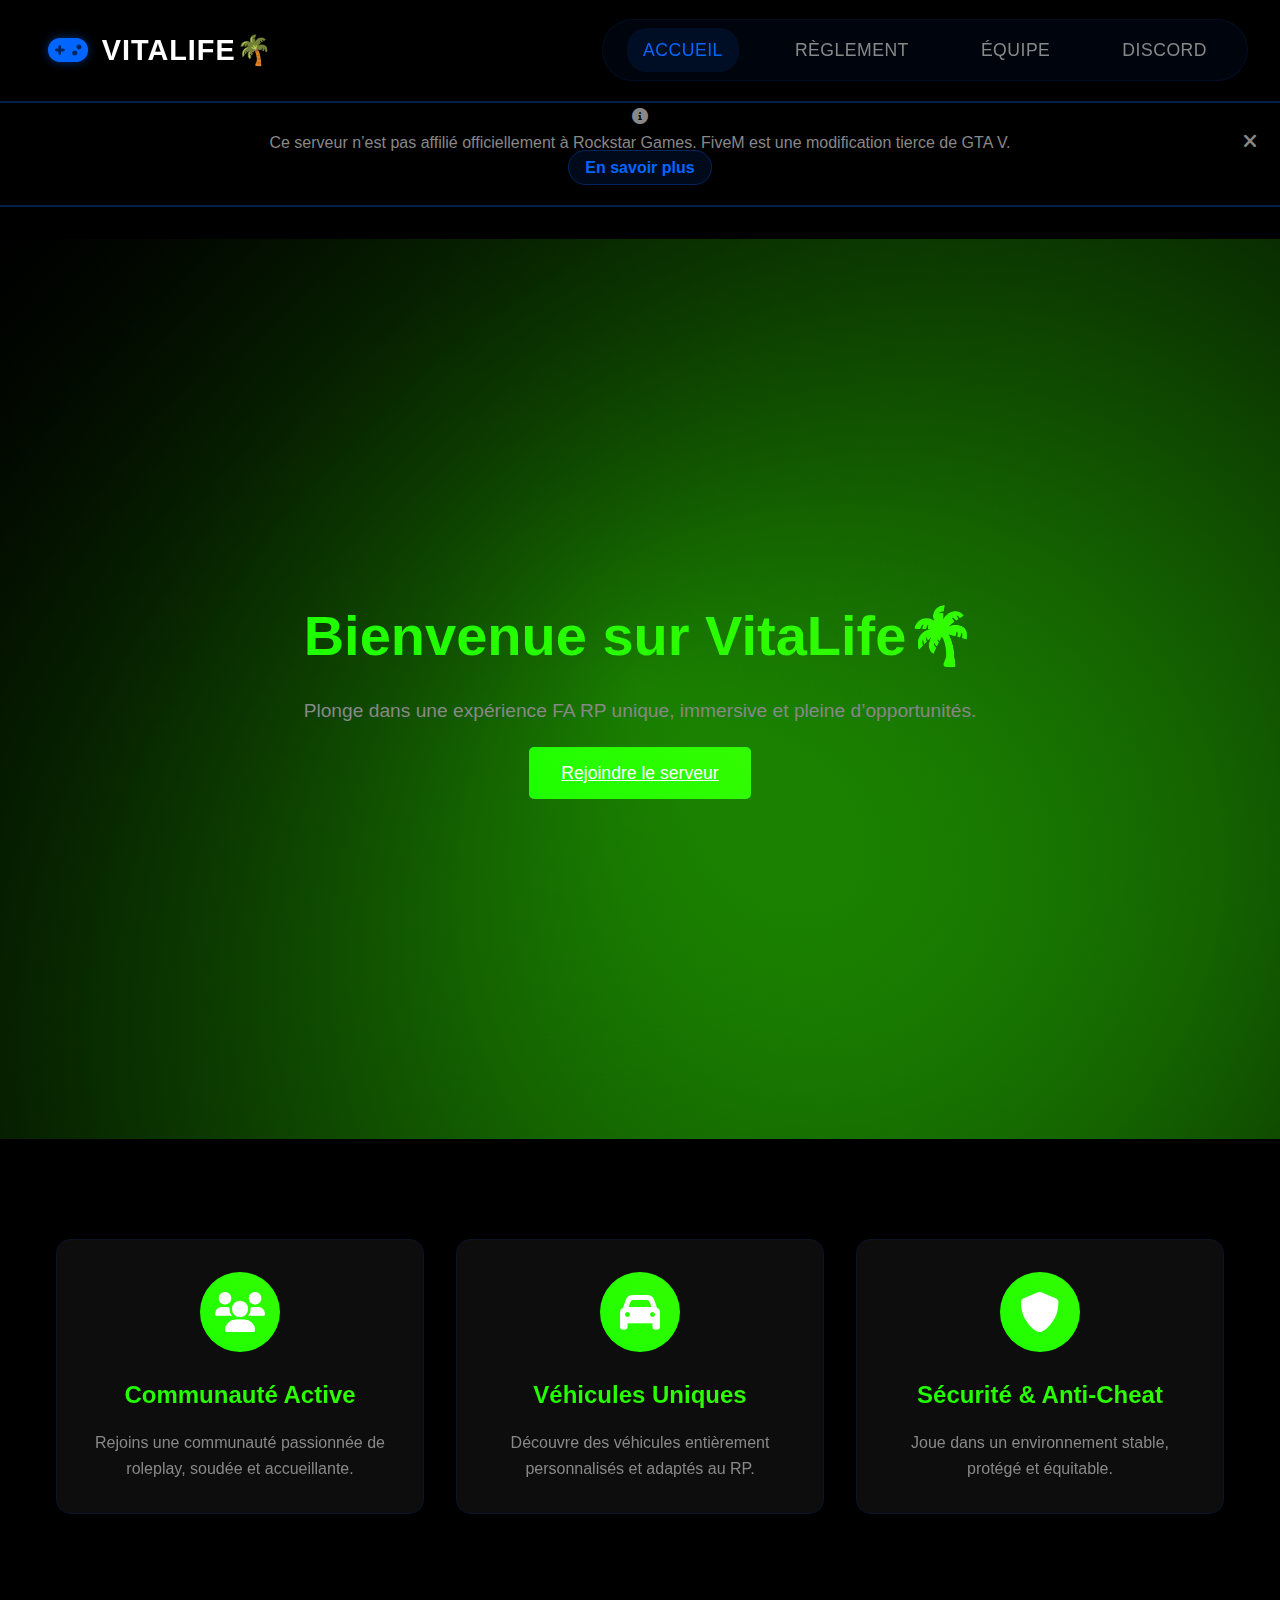
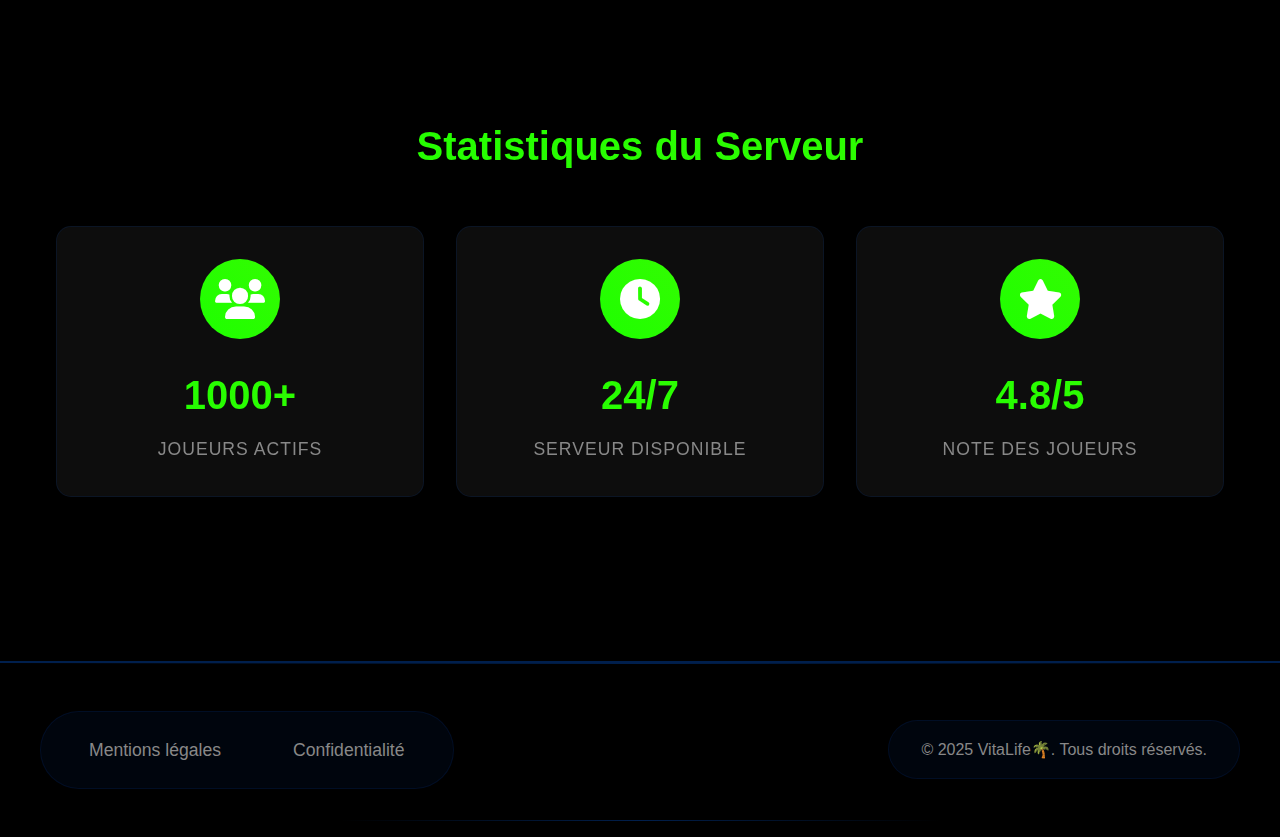
<file: index.html>
<!DOCTYPE html>
<html lang="fr">
<head>
    <meta charset="UTF-8">
    <meta name="viewport" content="width=device-width, initial-scale=1.0">
    <title>Accueil - VitaLife🌴</title>
    <link rel="stylesheet" href="css/styles.css">
    <link rel="stylesheet" href="https://cdnjs.cloudflare.com/ajax/libs/font-awesome/6.0.0/css/all.min.css">
    <style>
        /* ———————————————————————————————
           NAVBAR + STYLE GÉNÉRAL
        ——————————————————————————————— */
        .navbar {
            background: rgba(0, 0, 0, 0.95);
            padding: 1.2rem 2rem;
            position: fixed;
            width: 100%;
            top: 0;
            z-index: 1000;
            backdrop-filter: blur(10px);
            border-bottom: 2px solid rgba(0, 102, 255, 0.3);
            transition: all 0.3s ease;
            display: flex;
            justify-content: space-between;
            align-items: center;
        }

        .navbar.scrolled {
            padding: 0.8rem 2rem;
            background: rgba(0, 0, 0, 0.98);
            box-shadow: 0 5px 20px rgba(0, 102, 255, 0.15);
        }

        .nav-brand {
            font-size: 1.8rem;
            font-weight: bold;
            color: #fff;
            text-decoration: none;
            display: flex;
            align-items: center;
            gap: 0.8rem;
            text-transform: uppercase;
            letter-spacing: 1px;
            position: relative;
            padding: 0.5rem 1rem;
            border-radius: 10px;
            transition: all 0.3s ease;
        }

        .nav-brand:hover {
            background: rgba(0, 102, 255, 0.1);
            transform: translateY(-2px);
        }

        .nav-brand i {
            color: #0066ff;
            font-size: 2rem;
            text-shadow: 0 0 10px rgba(0, 102, 255, 0.5);
            transition: all 0.3s ease;
        }

        .nav-brand:hover i {
            transform: rotate(15deg);
        }

        .nav-links {
            display: flex;
            gap: 2.5rem;
            align-items: center;
            background: rgba(0, 102, 255, 0.05);
            padding: 0.5rem 1.5rem;
            border-radius: 50px;
            border: 1px solid rgba(0, 102, 255, 0.1);
        }

        .nav-links a {
            color: #888;
            text-decoration: none;
            font-size: 1.1rem;
            transition: all 0.3s ease;
            position: relative;
            padding: 0.5rem 1rem;
            text-transform: uppercase;
            letter-spacing: 0.5px;
            border-radius: 20px;
        }

        .nav-links a:hover {
            color: #fff;
            text-shadow: 0 0 10px rgba(0, 102, 255, 0.3);
            transform: translateY(-2px);
        }

        .nav-links a.active {
            color: #0066ff;
            background: rgba(0, 102, 255, 0.1);
        }

        /* ———————————————————————————————
           DISCLAIMER
        ——————————————————————————————— */
        .disclaimer {
            background: rgba(0, 0, 0, 0.95);
            padding: 1.5rem;
            text-align: center;
            color: #888;
            font-size: 1rem;
            border-bottom: 2px solid rgba(0, 102, 255, 0.3);
            margin-top: 80px;
            margin-bottom: 2rem;
            position: relative;
            overflow: hidden;
            display: flex;
            align-items: center;
            justify-content: center;
            gap: 1rem;
            transition: all 0.5s ease;
            opacity: 1;
            transform: translateY(0);
        }

        .disclaimer.hidden {
            opacity: 0;
            transform: translateY(-100%);
            height: 0;
            padding: 0;
            margin: 0;
            border: none;
        }

        .disclaimer a {
            color: #0066ff;
            text-decoration: none;
            transition: all 0.3s ease;
            font-weight: bold;
            padding: 0.5rem 1rem;
            border: 1px solid rgba(0, 102, 255, 0.3);
            border-radius: 20px;
            background: rgba(0, 102, 255, 0.1);
        }

        .disclaimer a:hover {
            color: #fff;
            background: rgba(0, 102, 255, 0.2);
            text-shadow: 0 0 10px rgba(0, 102, 255, 0.3);
            transform: translateY(-2px);
        }

        .disclaimer-close {
            position: absolute;
            right: 1rem;
            top: 50%;
            transform: translateY(-50%);
            color: #888;
            background: none;
            border: none;
            font-size: 1.2rem;
            cursor: pointer;
            padding: 0.5rem;
            transition: all 0.3s ease;
            border-radius: 50%;
        }

        /* ———————————————————————————————
           FOOTER
        ——————————————————————————————— */
        footer {
            background: rgba(0, 0, 0, 0.95);
            padding: 3rem 2rem;
            margin-top: 4rem;
            border-top: 2px solid rgba(0, 102, 255, 0.3);
            position: relative;
            overflow: hidden;
        }

        .footer-content {
            max-width: 1200px;
            margin: 0 auto;
            display: flex;
            justify-content: space-between;
            align-items: center;
            flex-wrap: wrap;
            gap: 2rem;
        }

        .footer-links a {
            color: #888;
            text-decoration: none;
            transition: 0.3s;
        }

        .footer-links a:hover {
            color: #fff;
        }

        .footer-copyright {
            color: #888;
            font-size: 1rem;
        }

    </style>
</head>
<body>
    <nav class="navbar">
        <div class="nav-brand">
            <i class="fas fa-gamepad"></i>
            <span>VitaLife🌴</span>
        </div>
        <div class="nav-links">
            <a href="index.html" class="active">Accueil</a>
            <a href="rules.html">Règlement</a>
            <a href="team.html">Équipe</a>
            <a href="discord.html">Discord</a>
        </div>
    </nav>

    <div class="disclaimer" id="disclaimer">
        <div class="disclaimer-content">
            <i class="fas fa-info-circle"></i>
            <p>Ce serveur n’est pas affilié officiellement à Rockstar Games. FiveM est une modification tierce de GTA V.</p>
            <a href="https://www.rockstargames.com/legal" target="_blank">En savoir plus</a>
            <button class="disclaimer-close" onclick="closeDisclaimer()">
                <i class="fas fa-times"></i>
            </button>
        </div>
    </div>

    <section class="hero">
        <div class="hero-content">
            <h1>Bienvenue sur VitaLife🌴</h1>
            <p>Plonge dans une expérience FA RP unique, immersive et pleine d’opportunités.</p>
            <a href="discord.html" class="cta-button">Rejoindre le serveur</a>
        </div>
    </section>

    <section class="features">
        <div class="features-grid">
            <div class="feature-card">
                <div class="feature-icon">
                    <i class="fas fa-users"></i>
                </div>
                <div class="feature-content">
                    <h3>Communauté Active</h3>
                    <p>Rejoins une communauté passionnée de roleplay, soudée et accueillante.</p>
                </div>
            </div>

            <div class="feature-card">
                <div class="feature-icon">
                    <i class="fas fa-car"></i>
                </div>
                <div class="feature-content">
                    <h3>Véhicules Uniques</h3>
                    <p>Découvre des véhicules entièrement personnalisés et adaptés au RP.</p>
                </div>
            </div>

            <div class="feature-card">
                <div class="feature-icon">
                    <i class="fas fa-shield-alt"></i>
                </div>
                <div class="feature-content">
                    <h3>Sécurité & Anti-Cheat</h3>
                    <p>Joue dans un environnement stable, protégé et équitable.</p>
                </div>
            </div>
        </div>
    </section>

    <section class="server-stats">
        <div class="stats-container">
            <h2>Statistiques du Serveur</h2>
            <div class="stats-grid">
                <div class="stat-card">
                    <div class="stat-icon">
                        <i class="fas fa-users"></i>
                    </div>
                    <div class="stat-content">
                        <h3>1000+</h3>
                        <p>Joueurs Actifs</p>
                    </div>
                </div>

                <div class="stat-card">
                    <div class="stat-icon">
                        <i class="fas fa-clock"></i>
                    </div>
                    <div class="stat-content">
                        <h3>24/7</h3>
                        <p>Serveur Disponible</p>
                    </div>
                </div>

                <div class="stat-card">
                    <div class="stat-icon">
                        <i class="fas fa-star"></i>
                    </div>
                    <div class="stat-content">
                        <h3>4.8/5</h3>
                        <p>Note des Joueurs</p>
                    </div>
                </div>
            </div>
        </div>
    </section>

    <footer>
        <div class="footer-content">
            <div class="footer-links">
                <a href="mentions.html" target="_blank">Mentions légales</a>
                <a href="confidentialite.html" target="_blank">Confidentialité</a>
            </div>
            <div class="footer-copyright">
                &copy; 2025 VitaLife🌴. Tous droits réservés.
            </div>
        </div>
    </footer>

    <script src="js/script.js"></script>
    <script>
        function closeDisclaimer() {
            const disclaimer = document.getElementById('disclaimer');
            disclaimer.style.opacity = '0';
            setTimeout(() => {
                disclaimer.style.display = 'none';
            }, 300);
            localStorage.setItem('disclaimerClosed', 'true');
        }
        if (localStorage.getItem('disclaimerClosed') === 'true') {
            document.getElementById('disclaimer').style.display = 'none';
        }
    </script>
</body>
</html>
</file>
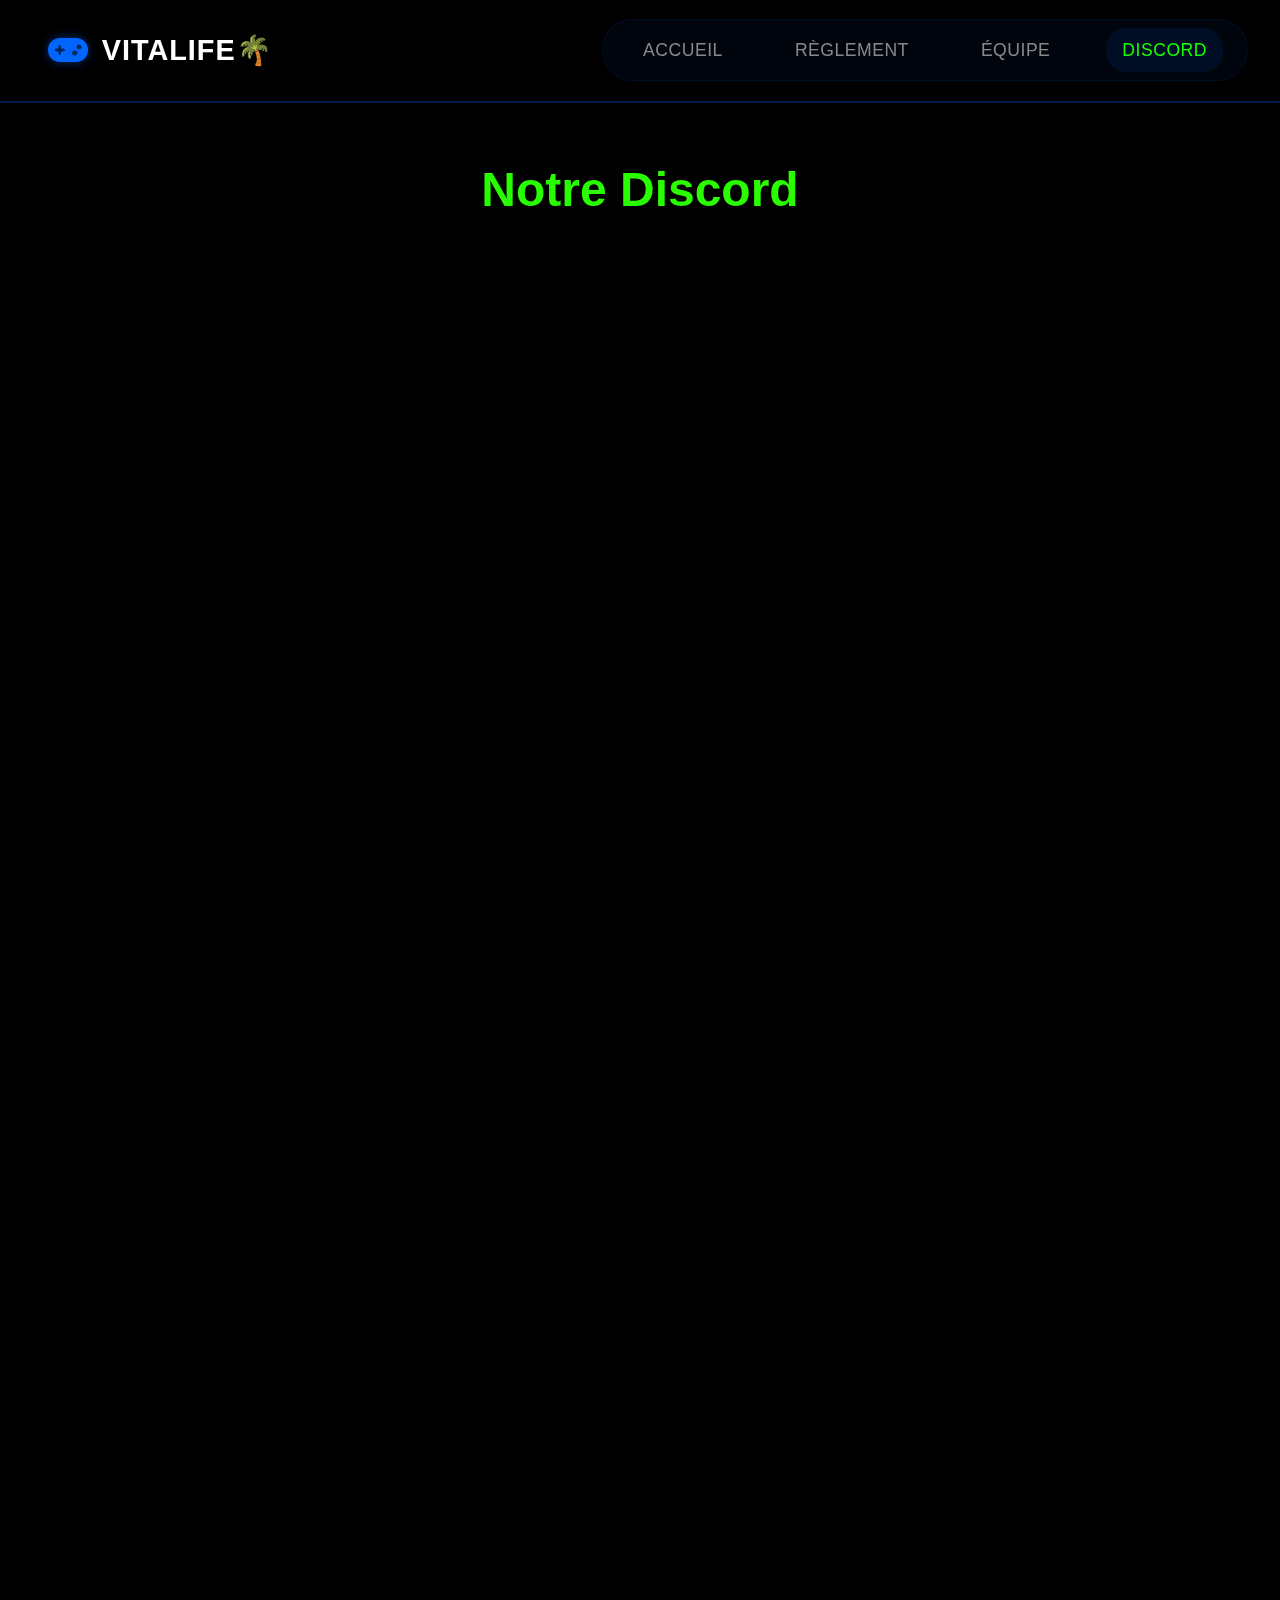
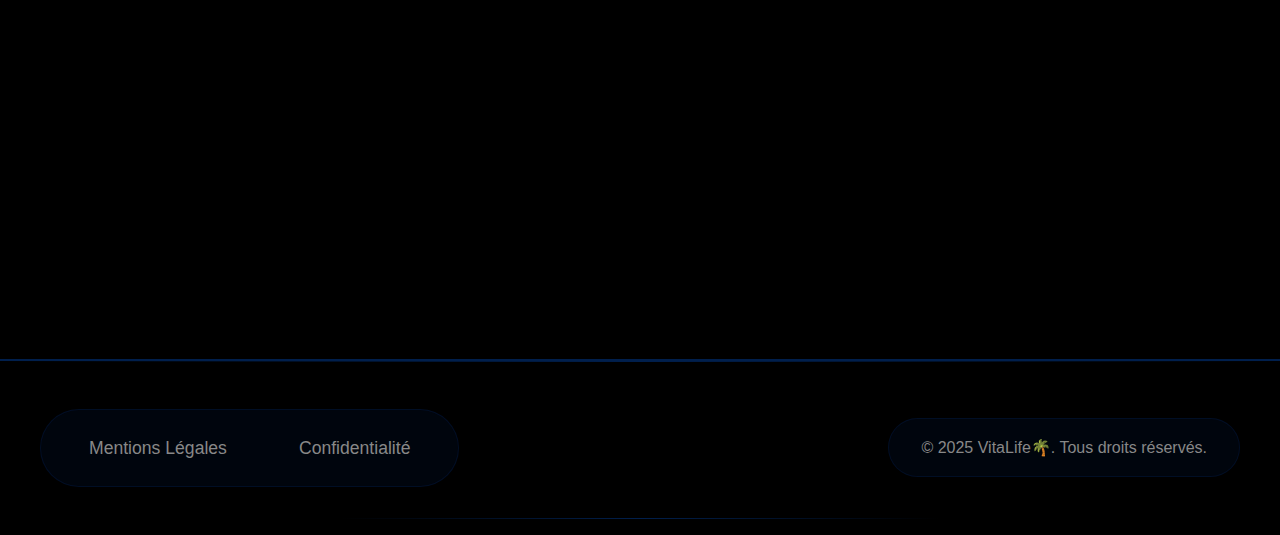
<file: discord.html>
<!DOCTYPE html>
<html lang="en">
<head>
    <meta charset="UTF-8">
    <meta name="viewport" content="width=device-width, initial-scale=1.0">
    <title>Discord - VitaLife🌴</title>
    <link rel="stylesheet" href="css/styles.css">
    <link rel="stylesheet" href="https://cdnjs.cloudflare.com/ajax/libs/font-awesome/6.0.0/css/all.min.css">
    <style>
        .discord-container {
            max-width: 1200px;
            margin: 120px auto 50px;
            padding: 2rem;
        }

        .discord-header {
            text-align: center;
            margin-bottom: 4rem;
            position: relative;
        }

        .discord-header h2 {
            font-size: 3rem;
            background: var(--gradient);
            -webkit-background-clip: text;
            background-clip: text;
            color: transparent;
            margin-bottom: 1rem;
            animation: fadeInUp 0.8s ease;
        }

        .discord-header p {
            color: #888;
            font-size: 1.2rem;
            max-width: 600px;
            margin: 0 auto;
            animation: fadeInUp 0.8s ease 0.2s forwards;
            opacity: 0;
        }

        .discord-content {
            display: grid;
            grid-template-columns: 1fr 1fr;
            gap: 3rem;
            align-items: center;
        }

        .discord-info {
            animation: fadeInLeft 0.8s ease 0.3s forwards;
            opacity: 0;
        }

        .discord-widget {
            animation: fadeInRight 0.8s ease 0.3s forwards;
            opacity: 0;
        }

        .discord-card {
            background: rgba(0, 0, 0, 0.7);
            border-radius: 15px;
            padding: 2rem;
            margin-bottom: 2rem;
            border: 1px solid rgba(255, 255, 255, 0.1);
            backdrop-filter: blur(10px);
            transition: all 0.3s ease;
        }

        .discord-card:hover {
            transform: translateY(-5px);
            box-shadow: 0 10px 30px rgba(0, 102, 255, 0.2);
            border-color: rgba(0, 102, 255, 0.3);
        }

        .discord-card h3 {
            color: var(--secondary-color);
            font-size: 1.5rem;
            margin-bottom: 1rem;
            display: flex;
            align-items: center;
            gap: 1rem;
        }

        .discord-card h3 i {
            font-size: 1.8rem;
            transition: transform 0.3s ease;
        }

        .discord-card:hover h3 i {
            transform: scale(1.2) rotate(5deg);
        }

        .discord-card p {
            color: #888;
            line-height: 1.6;
            margin-bottom: 1rem;
        }

        .discord-features {
            display: grid;
            grid-template-columns: repeat(auto-fit, minmax(250px, 1fr));
            gap: 1.5rem;
            margin-top: 2rem;
        }

        .feature-item {
            background: rgba(255, 255, 255, 0.05);
            padding: 1rem;
            border-radius: 10px;
            display: flex;
            align-items: center;
            gap: 1rem;
            transition: all 0.3s ease;
        }

        .feature-item:hover {
            background: rgba(0, 102, 255, 0.1);
            transform: translateX(5px);
        }

        .feature-item i {
            color: var(--accent-color);
            font-size: 1.5rem;
        }

        .feature-item span {
            color: var(--text-color);
        }

        .discord-join {
            text-align: center;
            margin-top: 3rem;
            animation: fadeInUp 0.8s ease 0.6s forwards;
            opacity: 0;
        }

        .discord-join-button {
            display: inline-flex;
            align-items: center;
            gap: 1rem;
            background: #5865F2;
            color: white;
            padding: 1rem 2rem;
            border-radius: 50px;
            text-decoration: none;
            font-size: 1.2rem;
            font-weight: bold;
            transition: all 0.3s ease;
            border: none;
            cursor: pointer;
        }

        .discord-join-button:hover {
            transform: translateY(-3px);
            box-shadow: 0 5px 15px rgba(88, 101, 242, 0.4);
        }

        .discord-join-button i {
            font-size: 1.5rem;
        }

        .discord-stats {
            display: grid;
            grid-template-columns: repeat(3, 1fr);
            gap: 1rem;
            margin-top: 2rem;
        }

        .stat-item {
            background: rgba(255, 255, 255, 0.05);
            padding: 1rem;
            border-radius: 10px;
            text-align: center;
            transition: all 0.3s ease;
        }

        .stat-item:hover {
            background: rgba(0, 102, 255, 0.1);
            transform: translateY(-5px);
        }

        .stat-item .number {
            color: var(--accent-color);
            font-size: 2rem;
            font-weight: bold;
            margin-bottom: 0.5rem;
        }

        .stat-item .label {
            color: #888;
            font-size: 0.9rem;
        }

        @keyframes fadeInLeft {
            from {
                opacity: 0;
                transform: translateX(-50px);
            }
            to {
                opacity: 1;
                transform: translateX(0);
            }
        }

        @keyframes fadeInRight {
            from {
                opacity: 0;
                transform: translateX(50px);
            }
            to {
                opacity: 1;
                transform: translateX(0);
            }
        }

        @media (max-width: 768px) {
            .discord-content {
                grid-template-columns: 1fr;
            }

            .discord-stats {
                grid-template-columns: 1fr;
            }
        }
    </style>
</head>
<body>
    <nav class="navbar">
        <div class="nav-brand">
            <i class="fas fa-gamepad"></i>
            <span>VitaLife🌴</span>
        </div>
        <div class="nav-links">
            <a href="index.html">Accueil</a>
            <a href="rules.html">Règlement</a>
            <a href="team.html">Équipe</a>
            <a href="discord.html" class="active">Discord</a>
        </div>
    </nav>

    <div class="discord-container">
        <div class="discord-header">
            <h2>Notre Discord</h2>
            <p>Rejoins la communauté VitaLife🌴 et reste informé des dernières nouveautés du serveur !</p>
        </div>

        <div class="discord-content">
            <div class="discord-info">
                <div class="discord-card">
                    <h3><i class="fab fa-discord"></i>Le Cœur de la Communauté</h3>
                    <p>Notre serveur Discord est le centre de VitaLife🌴. Tu y trouveras toutes les informations importantes, des discussions RP, des annonces, ainsi que l’accès à ton équipe et ton staff.</p>
                    
                    <div class="discord-features">
                        <div class="feature-item">
                            <i class="fas fa-bullhorn"></i>
                            <span>Annonces Serveur</span>
                        </div>
                        <div class="feature-item">
                            <i class="fas fa-users"></i>
                            <span>Communauté Active</span>
                        </div>
                        <div class="feature-item">
                            <i class="fas fa-headset"></i>
                            <span>Canaux Vocaux</span>
                        </div>
                        <div class="feature-item">
                            <i class="fas fa-ticket-alt"></i>
                            <span>Support et Tickets</span>
                        </div>
                    </div>
                </div>

                <div class="discord-card">
                    <h3><i class="fas fa-chart-line"></i>Statistiques Serveur</h3>
                    <div class="discord-stats">
                        <div class="stat-item">
                            <div class="number">1000+</div>
                            <div class="label">Membres Actifs</div>
                        </div>
                        <div class="stat-item">
                            <div class="number">24/7</div>
                            <div class="label">Support Disponible</div>
                        </div>
                        <div class="stat-item">
                            <div class="number">50+</div>
                            <div class="label">Activités Quotidiennes</div>
                        </div>
                    </div>
                </div>

                <div class="discord-card">
                    <h3><i class="fas fa-star"></i>Avantages Exclusifs</h3>
                    <p>En rejoignant notre Discord, tu bénéficies d’avantages uniques :</p>
                    <div class="discord-features">
                        <div class="feature-item">
                            <i class="fas fa-gift"></i>
                            <span>Récompenses Exclusives</span>
                        </div>
                        <div class="feature-item">
                            <i class="fas fa-crown"></i>
                            <span>Grades Spéciaux</span>
                        </div>
                        <div class="feature-item">
                            <i class="fas fa-calendar-alt"></i>
                            <span>Événements RP & Giveaways</span>
                        </div>
                        <div class="feature-item">
                            <i class="fas fa-comments"></i>
                            <span>Salon Communautaire</span>
                        </div>
                    </div>
                </div>
            </div>

            <div class="discord-widget">
                <iframe src="https://discord.com/widget?id=1264858982997295104&=dark" 
                        width="100%" 
                        height="600" 
                        allowtransparency="true" 
                        frameborder="0"
                        style="border-radius: 15px; box-shadow: 0 10px 30px rgba(0, 102, 255, 0.2);">
                </iframe>
            </div>
        </div>

        <div class="discord-join">
            <a href="https://discord.gg/vitaliferpfa" class="discord-join-button" target="_blank">
                <i class="fab fa-discord"></i>
                Rejoignez notre Discord !
            </a>
        </div>
    </div>

    <footer>
        <div class="footer-content">
            <div class="footer-links">
                <a href="imprint.html" target="_blank">Mentions Légales</a>
                <a href="privacy.html" target="_blank">Confidentialité</a>
            </div>
            <div class="footer-copyright">
                &copy; 2025 VitaLife🌴. Tous droits réservés.
            </div>
        </div>
    </footer>

    <script src="js/script.js"></script>
</body>
</html>
</file>
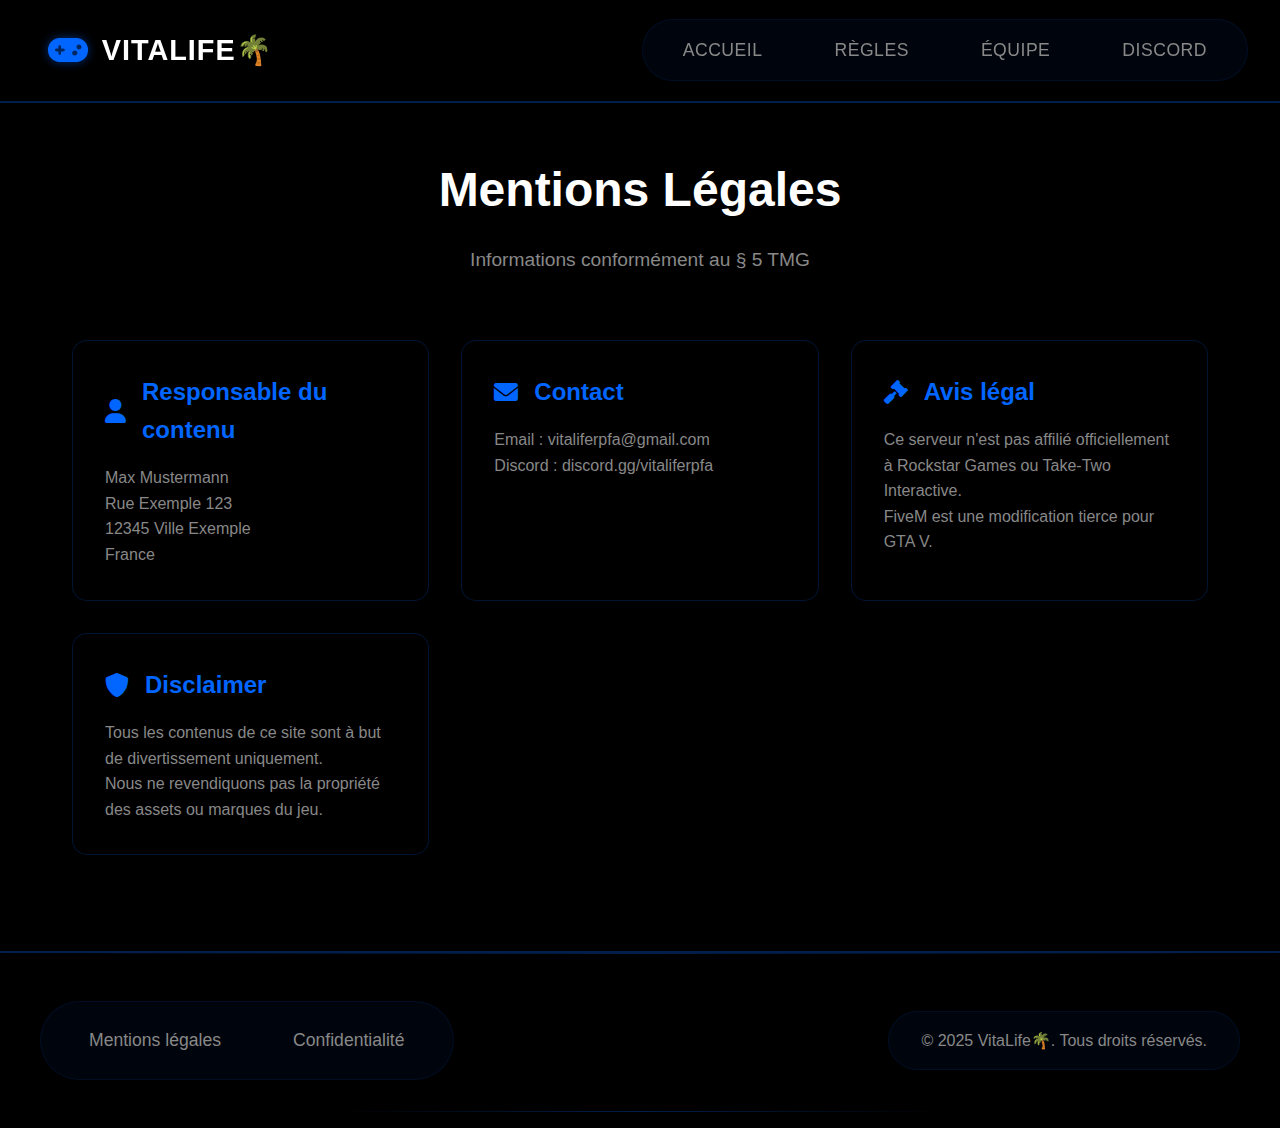
<file: imprint.html>
<!DOCTYPE html>
<html lang="fr">
<head>
    <meta charset="UTF-8">
    <meta name="viewport" content="width=device-width, initial-scale=1.0">
    <title>Mentions Légales - VitaLife🌴</title>
    <link rel="stylesheet" href="css/styles.css">
    <link rel="stylesheet" href="https://cdnjs.cloudflare.com/ajax/libs/font-awesome/6.0.0/css/all.min.css">
    <style>
        .imprint-container {
            max-width: 1200px;
            margin: 120px auto 50px;
            padding: 2rem;
        }

        .imprint-header {
            text-align: center;
            margin-bottom: 4rem;
        }

        .imprint-header h2 {
            font-size: 3rem;
            color: #fff;
            margin-bottom: 1rem;
        }

        .imprint-header p {
            color: #888;
            font-size: 1.2rem;
            max-width: 600px;
            margin: 0 auto;
        }

        .imprint-grid {
            display: grid;
            grid-template-columns: repeat(auto-fit, minmax(300px, 1fr));
            gap: 2rem;
        }

        .imprint-card {
            background: rgba(0, 0, 0, 0.7);
            border-radius: 15px;
            padding: 2rem;
            border: 1px solid rgba(0, 102, 255, 0.2);
            transition: all 0.3s ease;
        }

        .imprint-card:hover {
            transform: translateY(-5px);
            box-shadow: 0 10px 30px rgba(0, 102, 255, 0.2);
        }

        .imprint-title {
            color: #0066ff;
            font-size: 1.5rem;
            margin-bottom: 1rem;
            display: flex;
            align-items: center;
            gap: 1rem;
        }

        .imprint-text {
            color: #888;
            line-height: 1.6;
        }

        .imprint-text ul {
            list-style: none;
            padding: 0;
            margin-top: 1rem;
        }

        .imprint-text li {
            margin-bottom: 0.5rem;
            padding-left: 1.5rem;
            position: relative;
        }

        .imprint-text li::before {
            content: '•';
            color: #0066ff;
            position: absolute;
            left: 0;
        }
    </style>
</head>
<body>
    <nav class="navbar">
        <div class="nav-brand">
            <i class="fas fa-gamepad"></i>
            <span>VitaLife🌴</span>
        </div>
        <div class="nav-links">
            <a href="index.html">Accueil</a>
            <a href="rules.html">Règles</a>
            <a href="team.html">Équipe</a>
            <a href="discord.html">Discord</a>
        </div>
    </nav>

    <div class="imprint-container">
        <div class="imprint-header">
            <h2>Mentions Légales</h2>
            <p>Informations conformément au § 5 TMG</p>
        </div>

        <div class="imprint-grid">
            <div class="imprint-card">
                <h3 class="imprint-title"><i class="fas fa-user"></i> Responsable du contenu</h3>
                <div class="imprint-text">
                    <p>Max Mustermann</p>
                    <p>Rue Exemple 123</p>
                    <p>12345 Ville Exemple</p>
                    <p>France</p>
                </div>
            </div>

            <div class="imprint-card">
                <h3 class="imprint-title"><i class="fas fa-envelope"></i> Contact</h3>
                <div class="imprint-text">
                    <p>Email : vitaliferpfa@gmail.com</p>
                    <p>Discord : discord.gg/vitaliferpfa</p>
                </div>
            </div>

            <div class="imprint-card">
                <h3 class="imprint-title"><i class="fas fa-gavel"></i> Avis légal</h3>
                <div class="imprint-text">
                    <p>Ce serveur n'est pas affilié officiellement à Rockstar Games ou Take-Two Interactive.</p>
                    <p>FiveM est une modification tierce pour GTA V.</p>
                </div>
            </div>

            <div class="imprint-card">
                <h3 class="imprint-title"><i class="fas fa-shield-alt"></i> Disclaimer</h3>
                <div class="imprint-text">
                    <p>Tous les contenus de ce site sont à but de divertissement uniquement.</p>
                    <p>Nous ne revendiquons pas la propriété des assets ou marques du jeu.</p>
                </div>
            </div>
        </div>
    </div>

    <footer>
        <div class="footer-content">
            <div class="footer-links">
                <a href="imprint.html" target="_blank">Mentions légales</a>
                <a href="privacy.html" target="_blank">Confidentialité</a>
            </div>
            <div class="footer-copyright">
                &copy; 2025 VitaLife🌴. Tous droits réservés.
            </div>
        </div>
    </footer>

    <script src="js/script.js"></script>
</body>
</html>
</file>
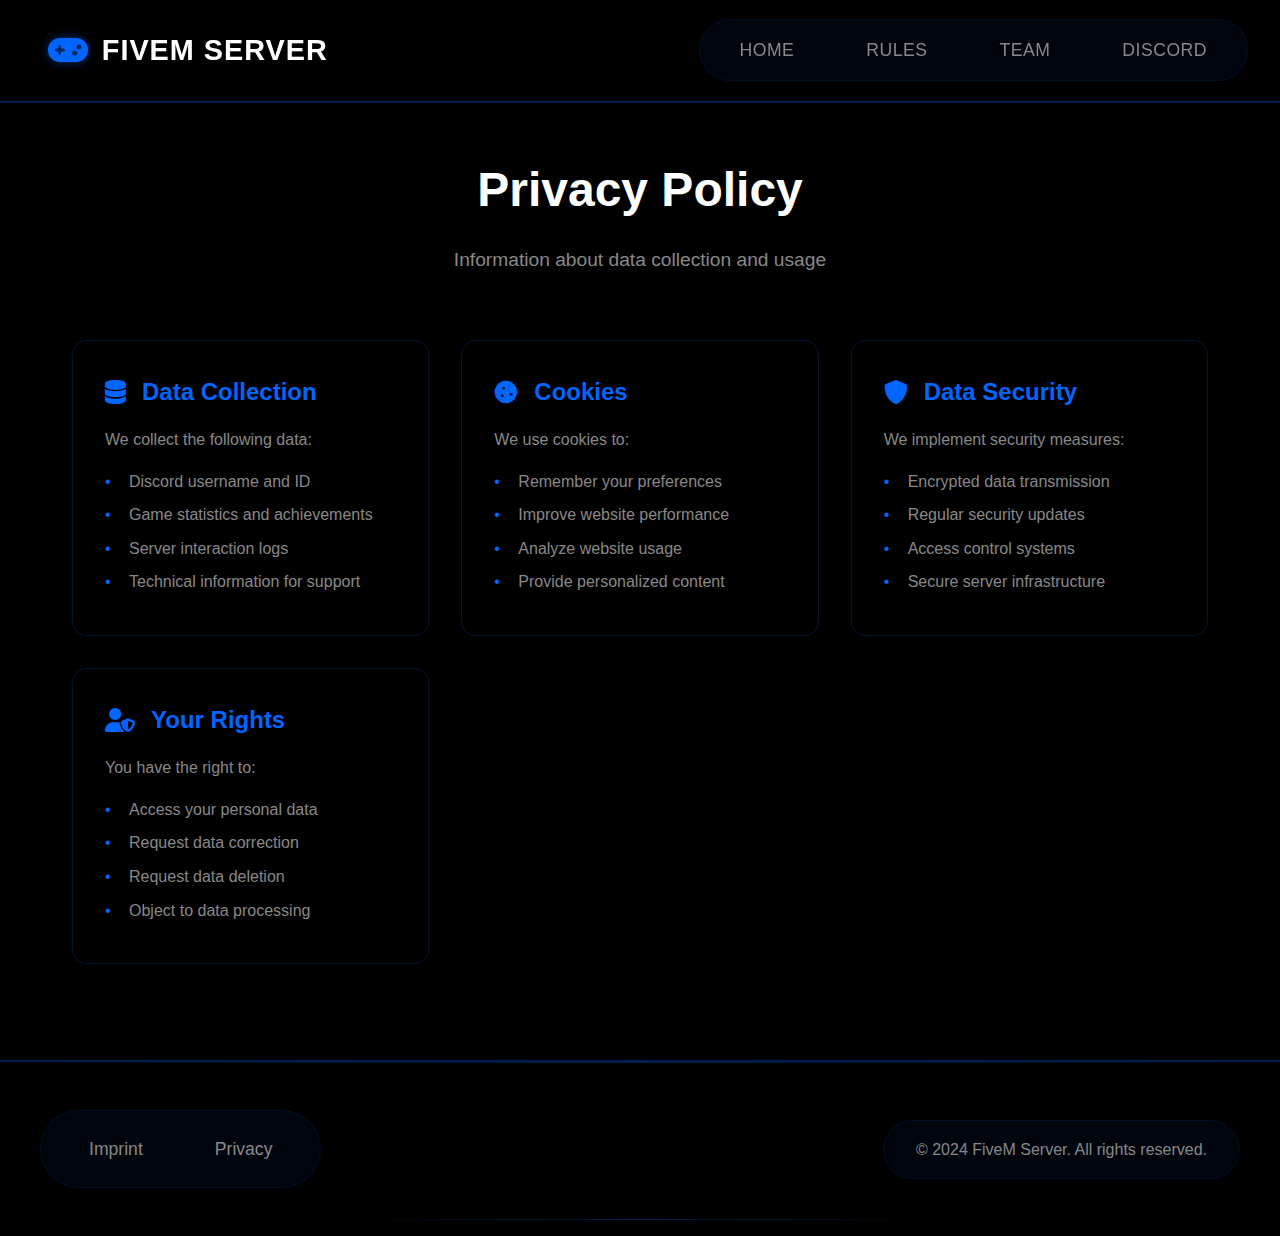
<file: privacy.html>
<!DOCTYPE html>
<html lang="en">
<head>
    <meta charset="UTF-8">
    <meta name="viewport" content="width=device-width, initial-scale=1.0">
    <title>Privacy - FiveM Server</title>
    <link rel="stylesheet" href="css/styles.css">
    <link rel="stylesheet" href="https://cdnjs.cloudflare.com/ajax/libs/font-awesome/6.0.0/css/all.min.css">
    <style>
        .privacy-container {
            max-width: 1200px;
            margin: 120px auto 50px;
            padding: 2rem;
        }

        .privacy-header {
            text-align: center;
            margin-bottom: 4rem;
        }

        .privacy-header h2 {
            font-size: 3rem;
            color: #fff;
            margin-bottom: 1rem;
        }

        .privacy-header p {
            color: #888;
            font-size: 1.2rem;
            max-width: 600px;
            margin: 0 auto;
        }

        .privacy-grid {
            display: grid;
            grid-template-columns: repeat(auto-fit, minmax(300px, 1fr));
            gap: 2rem;
        }

        .privacy-card {
            background: rgba(0, 0, 0, 0.7);
            border-radius: 15px;
            padding: 2rem;
            border: 1px solid rgba(0, 102, 255, 0.2);
            transition: all 0.3s ease;
        }

        .privacy-card:hover {
            transform: translateY(-5px);
            box-shadow: 0 10px 30px rgba(0, 102, 255, 0.2);
        }

        .privacy-title {
            color: #0066ff;
            font-size: 1.5rem;
            margin-bottom: 1rem;
            display: flex;
            align-items: center;
            gap: 1rem;
        }

        .privacy-text {
            color: #888;
            line-height: 1.6;
        }

        .privacy-text ul {
            list-style: none;
            padding: 0;
            margin-top: 1rem;
        }

        .privacy-text li {
            margin-bottom: 0.5rem;
            padding-left: 1.5rem;
            position: relative;
        }

        .privacy-text li::before {
            content: '•';
            color: #0066ff;
            position: absolute;
            left: 0;
        }
    </style>
</head>
<body>
    <nav class="navbar">
        <div class="nav-brand">
            <i class="fas fa-gamepad"></i>
            <span>FiveM Server</span>
        </div>
        <div class="nav-links">
            <a href="index.html">Home</a>
            <a href="rules.html">Rules</a>
            <a href="team.html">Team</a>
            <a href="discord.html">Discord</a>
        </div>
    </nav>

    <div class="privacy-container">
        <div class="privacy-header">
            <h2>Privacy Policy</h2>
            <p>Information about data collection and usage</p>
        </div>

        <div class="privacy-grid">
            <div class="privacy-card">
                <h3 class="privacy-title"><i class="fas fa-database"></i> Data Collection</h3>
                <div class="privacy-text">
                    <p>We collect the following data:</p>
                    <ul>
                        <li>Discord username and ID</li>
                        <li>Game statistics and achievements</li>
                        <li>Server interaction logs</li>
                        <li>Technical information for support</li>
                    </ul>
                </div>
            </div>

            <div class="privacy-card">
                <h3 class="privacy-title"><i class="fas fa-cookie"></i> Cookies</h3>
                <div class="privacy-text">
                    <p>We use cookies to:</p>
                    <ul>
                        <li>Remember your preferences</li>
                        <li>Improve website performance</li>
                        <li>Analyze website usage</li>
                        <li>Provide personalized content</li>
                    </ul>
                </div>
            </div>

            <div class="privacy-card">
                <h3 class="privacy-title"><i class="fas fa-shield-alt"></i> Data Security</h3>
                <div class="privacy-text">
                    <p>We implement security measures:</p>
                    <ul>
                        <li>Encrypted data transmission</li>
                        <li>Regular security updates</li>
                        <li>Access control systems</li>
                        <li>Secure server infrastructure</li>
                    </ul>
                </div>
            </div>

            <div class="privacy-card">
                <h3 class="privacy-title"><i class="fas fa-user-shield"></i> Your Rights</h3>
                <div class="privacy-text">
                    <p>You have the right to:</p>
                    <ul>
                        <li>Access your personal data</li>
                        <li>Request data correction</li>
                        <li>Request data deletion</li>
                        <li>Object to data processing</li>
                    </ul>
                </div>
            </div>
        </div>
    </div>

    <footer>
        <div class="footer-content">
            <div class="footer-links">
                <a href="imprint.html" target="_blank">Imprint</a>
                <a href="privacy.html" target="_blank">Privacy</a>
            </div>
            <div class="footer-copyright">
                &copy; 2024 FiveM Server. All rights reserved.
            </div>
        </div>
    </footer>

    <script src="js/script.js"></script>
</body>
</html>
</file>
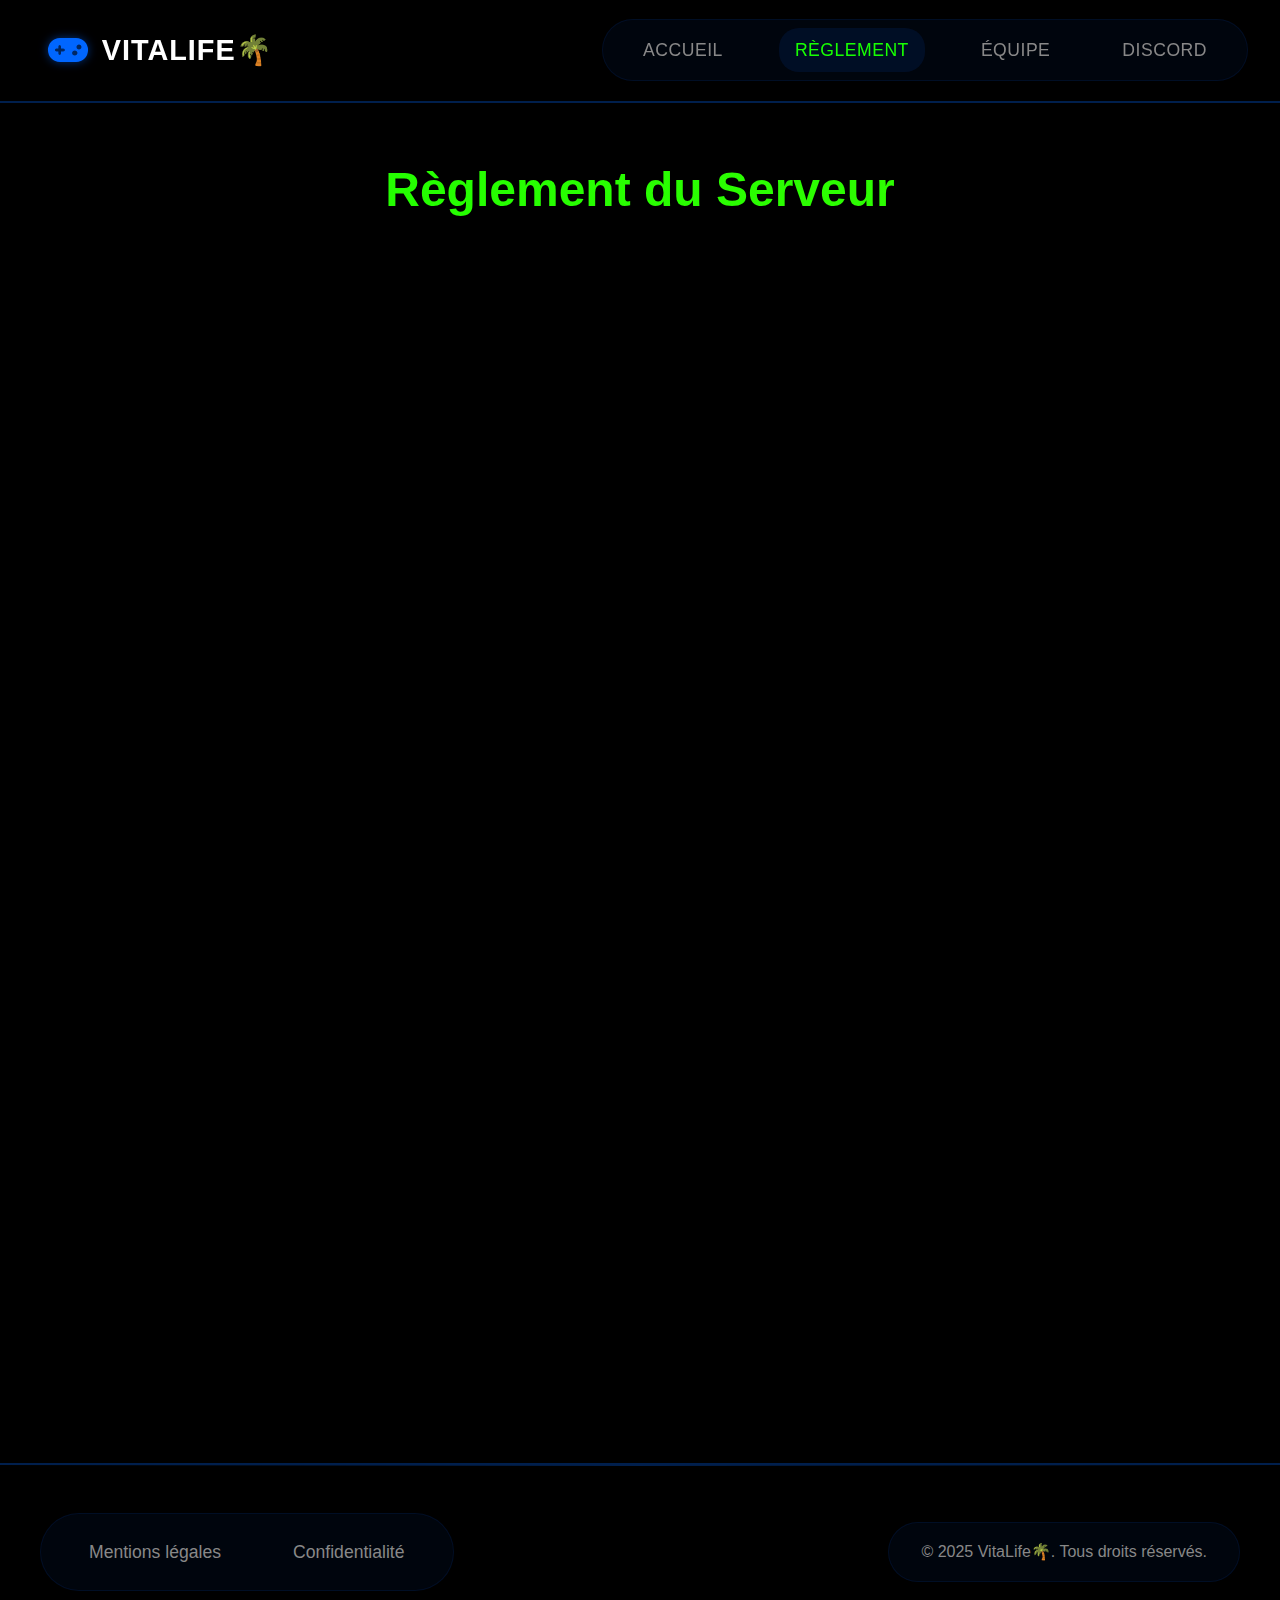
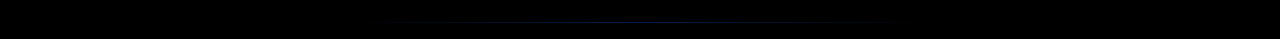
<file: rules.html>
<!DOCTYPE html>
<html lang="fr">
<head>
    <meta charset="UTF-8">
    <meta name="viewport" content="width=device-width, initial-scale=1.0">
    <title>Règlement - VitaLife🌴</title>
    <link rel="stylesheet" href="css/styles.css">
    <link rel="stylesheet" href="https://cdnjs.cloudflare.com/ajax/libs/font-awesome/6.0.0/css/all.min.css">
    <style>
        .rules-container {
            max-width: 1200px;
            margin: 120px auto 50px;
            padding: 2rem;
        }

        .rules-header {
            text-align: center;
            margin-bottom: 4rem;
            position: relative;
        }

        .rules-header h2 {
            font-size: 3rem;
            background: var(--gradient);
            -webkit-background-clip: text;
            background-clip: text;
            color: transparent;
            margin-bottom: 1rem;
            animation: fadeInUp 0.8s ease;
        }

        .rules-header p {
            color: #888;
            font-size: 1.2rem;
            max-width: 600px;
            margin: 0 auto;
            animation: fadeInUp 0.8s ease 0.2s forwards;
            opacity: 0;
        }

        .rules-grid {
            display: grid;
            grid-template-columns: repeat(auto-fit, minmax(300px, 1fr));
            gap: 2rem;
            margin-top: 2rem;
        }

        .rule-card {
            background: rgba(0, 0, 0, 0.7);
            border-radius: 15px;
            padding: 2rem;
            position: relative;
            overflow: hidden;
            transition: all 0.5s cubic-bezier(0.4, 0, 0.2, 1);
            border: 1px solid rgba(255, 255, 255, 0.1);
            backdrop-filter: blur(10px);
            animation: fadeInUp 0.6s ease-out forwards;
            opacity: 0;
        }

        .rule-card::before {
            content: '';
            position: absolute;
            top: 0;
            left: 0;
            width: 100%;
            height: 100%;
            background: linear-gradient(45deg, transparent, rgba(0, 102, 255, 0.1), transparent);
            transform: translateX(-100%);
            transition: transform 0.6s;
        }

        .rule-card:hover::before {
            transform: translateX(100%);
        }

        .rule-card:hover {
            transform: translateY(-10px) scale(1.02);
            box-shadow: 0 10px 30px rgba(0, 102, 255, 0.2);
            border-color: rgba(0, 102, 255, 0.3);
        }

        .rule-card .rule-number {
            position: absolute;
            top: 1rem;
            right: 1rem;
            font-size: 3rem;
            font-weight: bold;
            color: rgba(0, 102, 255, 0.1);
            transition: all 0.3s ease;
        }

        .rule-card:hover .rule-number {
            transform: scale(1.2);
            color: rgba(0, 102, 255, 0.2);
        }

        .rule-card h3 {
            color: var(--secondary-color);
            margin-bottom: 1rem;
            font-size: 1.5rem;
            display: flex;
            align-items: center;
            gap: 1rem;
        }

        .rule-card h3 i {
            font-size: 1.8rem;
            transition: transform 0.3s ease;
        }

        .rule-card:hover h3 i {
            transform: scale(1.2) rotate(5deg);
        }

        .rule-card p {
            line-height: 1.6;
            color: #888;
            margin-bottom: 1rem;
        }

        .rule-card .rule-details {
            margin-top: 1rem;
            padding-top: 1rem;
            border-top: 1px solid rgba(255, 255, 255, 0.1);
        }

        .rule-card .rule-details ul {
            list-style: none;
            padding: 0;
        }

        .rule-card .rule-details li {
            margin-bottom: 0.5rem;
            padding-left: 1.5rem;
            position: relative;
            color: #888;
        }

        .rule-card .rule-details li::before {
            content: '•';
            color: var(--secondary-color);
            position: absolute;
            left: 0;
        }

        .rule-card .rule-details li:hover {
            color: var(--text-color);
            transform: translateX(5px);
            transition: all 0.3s ease;
        }

        .rule-card:nth-child(1) { animation-delay: 0.1s; }
        .rule-card:nth-child(2) { animation-delay: 0.2s; }
        .rule-card:nth-child(3) { animation-delay: 0.3s; }
        .rule-card:nth-child(4) { animation-delay: 0.4s; }
        .rule-card:nth-child(5) { animation-delay: 0.5s; }
        .rule-card:nth-child(6) { animation-delay: 0.6s; }

        .rules-footer {
            text-align: center;
            margin-top: 4rem;
            padding: 2rem;
            background: rgba(0, 0, 0, 0.7);
            border-radius: 15px;
            border: 1px solid rgba(0, 102, 255, 0.2);
            animation: fadeInUp 0.8s ease 0.7s forwards;
            opacity: 0;
        }

        .rules-footer p {
            color: #888;
            margin-bottom: 1rem;
        }

        .rules-footer .warning {
            color: #ff4444;
            font-weight: bold;
        }

        @keyframes fadeInUp {
            from {
                opacity: 0;
                transform: translateY(20px);
            }
            to {
                opacity: 1;
                transform: translateY(0);
            }
        }
    </style>
</head>
<body>
    <nav class="navbar">
        <div class="nav-brand">
            <i class="fas fa-gamepad"></i>
            <span>VitaLife🌴</span>
        </div>
        <div class="nav-links">
            <a href="index.html">Accueil</a>
            <a href="rules.html" class="active">Règlement</a>
            <a href="team.html">Équipe</a>
            <a href="discord.html">Discord</a>
        </div>
    </nav>

    <div class="rules-container">
        <div class="rules-header">
            <h2>Règlement du Serveur</h2>
            <p>Pour garantir une expérience RP immersive et agréable pour tous, merci de respecter les règles suivantes.</p>
        </div>
        
        <div class="rules-grid">
            <div class="rule-card">
                <div class="rule-number">01</div>
                <h3><i class="fas fa-handshake"></i> Comportement Respectueux</h3>
                <p>Chaque joueur doit faire preuve de respect envers les autres membres de la communauté.</p>
                <div class="rule-details">
                    <ul>
                        <li>Aucun propos discriminatoire ou insultant</li>
                        <li>Comportement toxique interdit</li>
                        <li>Pas de harcèlement ou de provocation</li>
                    </ul>
                </div>
            </div>

            <div class="rule-card">
                <div class="rule-number">02</div>
                <h3><i class="fas fa-theater-masks"></i> Règles de Roleplay</h3>
                <p>Le réalisme est essentiel sur VitaLife. Vos actions doivent rester cohérentes avec votre personnage et la situation.</p>
                <div class="rule-details">
                    <ul>
                        <li>Comportement réaliste obligatoire</li>
                        <li>Powergaming et Metagaming interdits</li>
                        <li>Développement de personnage attendu</li>
                    </ul>
                </div>
            </div>

            <div class="rule-card">
                <div class="rule-number">03</div>
                <h3><i class="fas fa-comments"></i> Communication</h3>
                <p>Une bonne communication est essentielle pour un RP fluide et immersif.</p>
                <div class="rule-details">
                    <ul>
                        <li>Le chat local est réservé à l’RP</li>
                        <li>Le OOC est uniquement hors RP</li>
                        <li>Spam, pub et flood interdits</li>
                    </ul>
                </div>
            </div>

            <div class="rule-card">
                <div class="rule-number">04</div>
                <h3><i class="fas fa-car"></i> Véhicules</h3>
                <p>La conduite RP fait partie intégrante du réalisme sur le serveur.</p>
                <div class="rule-details">
                    <ul>
                        <li>Respect du code de la route</li>
                        <li>Pas de conduite irréaliste</li>
                        <li>Stationnement cohérent</li>
                    </ul>
                </div>
            </div>

            <div class="rule-card">
                <div class="rule-number">05</div>
                <h3><i class="fas fa-gun"></i> Armes et Combats</h3>
                <p>Les affrontements doivent toujours être logiques, justifiés et réalistes.</p>
                <div class="rule-details">
                    <ul>
                        <li>Armes uniquement avec licence valide</li>
                        <li>Actions de combat RP et crédibles</li>
                        <li>RDM et VDM strictement interdits</li>
                    </ul>
                </div>
            </div>

            <div class="rule-card">
                <div class="rule-number">06</div>
                <h3><i class="fas fa-shield-alt"></i> Règles Générales</h3>
                <p>Ces règles garantissent une expérience saine et équilibrée pour tous.</p>
                <div class="rule-details">
                    <ul>
                        <li>Mods, cheats et macros interdits</li>
                        <li>Aucun exploit de bug</li>
                        <li>Respect envers le staff obligatoire</li>
                    </ul>
                </div>
            </div>
        </div>

        <div class="rules-footer">
            <p>Le staff se réserve le droit de sanctionner tout joueur ne respectant pas le règlement.</p>
            <p class="warning">Les récidives peuvent mener à un bannissement définitif.</p>
        </div>
    </div>

    <footer>
        <div class="footer-content">
            <div class="footer-links">
                <a href="imprint.html" target="_blank">Mentions légales</a>
                <a href="privacy.html" target="_blank">Confidentialité</a>
            </div>
            <div class="footer-copyright">
                &copy; 2025 VitaLife🌴. Tous droits réservés.
            </div>
        </div>
    </footer>

    <script src="js/script.js"></script>
</body>
</html>
</file>
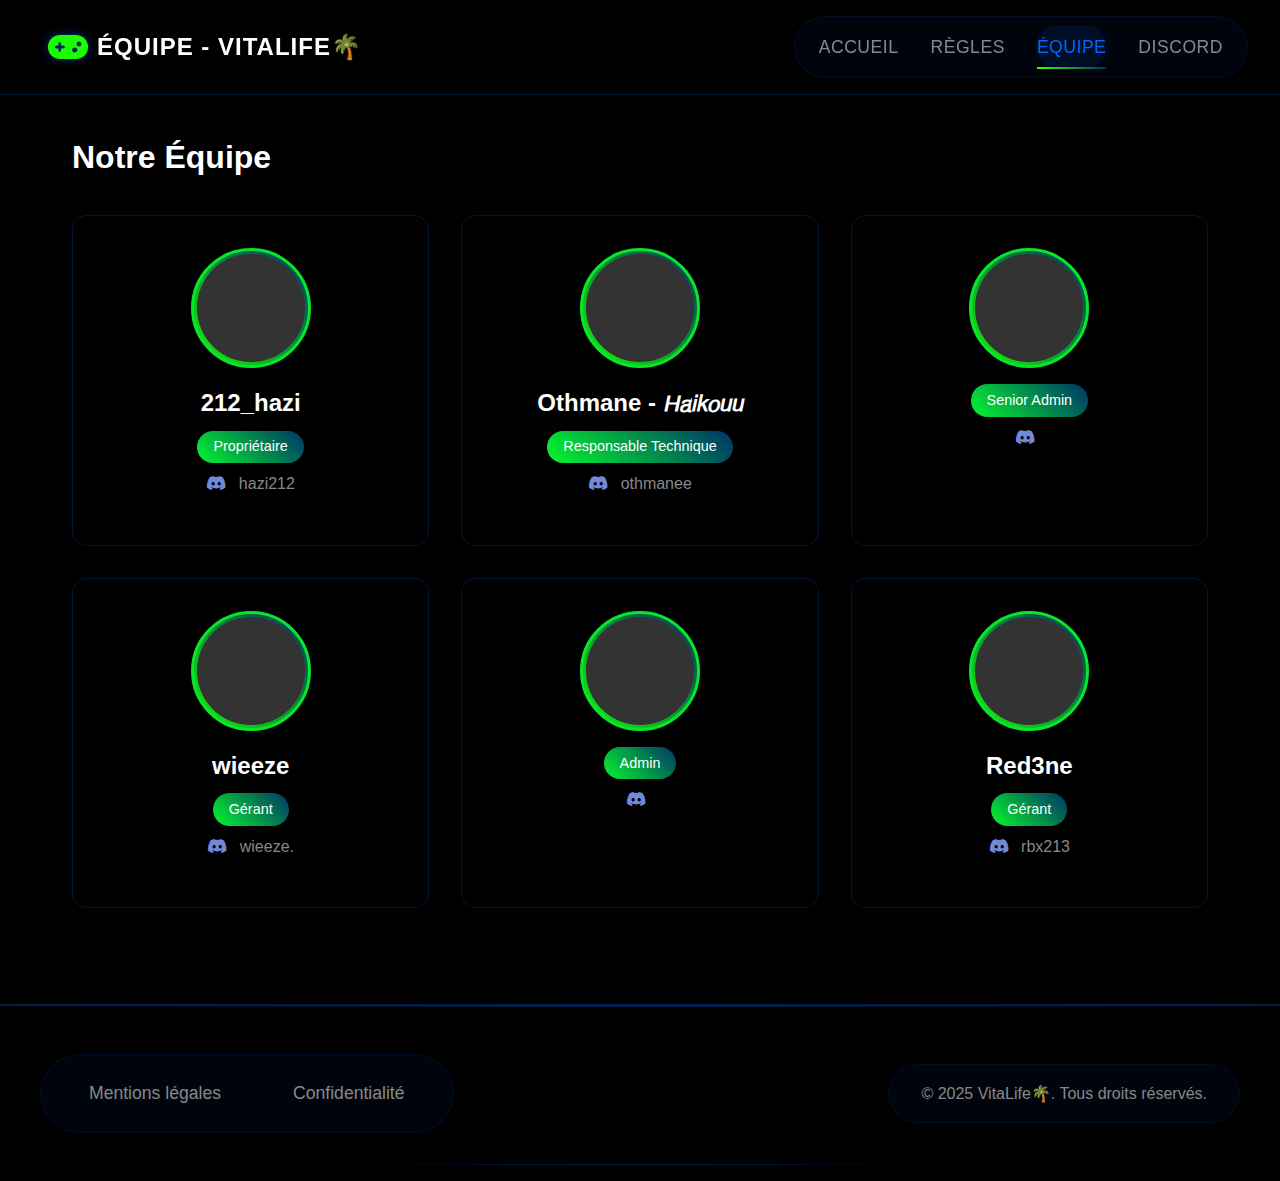
<file: team.html>
<!DOCTYPE html>
<html lang="en">
<head>
    <meta charset="UTF-8">
    <meta name="viewport" content="width=device-width, initial-scale=1.0">
    <title>Équipe - VitaLife🌴</title>
    <link rel="stylesheet" href="css/styles.css">
    <link rel="stylesheet" href="https://cdnjs.cloudflare.com/ajax/libs/font-awesome/6.0.0/css/all.min.css">
    <style>
        .navbar {
            background: rgba(0, 0, 0, 0.9);
            padding: 1rem 2rem;
            position: fixed;
            width: 100%;
            top: 0;
            z-index: 1000;
            backdrop-filter: blur(10px);
            border-bottom: 1px solid rgba(0, 102, 255, 0.2);
            transition: all 0.3s ease;
        }

        .navbar.scrolled {
            padding: 0.8rem 2rem;
            background: rgba(0, 0, 0, 0.95);
            box-shadow: 0 5px 20px rgba(0, 102, 255, 0.1);
        }

        .nav-brand {
            font-size: 1.5rem;
            font-weight: bold;
            color: #fff;
            text-decoration: none;
            display: flex;
            align-items: center;
            gap: 0.5rem;
        }

        .nav-brand i {
            color: #1dfc00;
        }

        .nav-links {
            display: flex;
            gap: 2rem;
            align-items: center;
        }

        .nav-links a {
            color: #888;
            text-decoration: none;
            font-size: 1.1rem;
            transition: all 0.3s ease;
            position: relative;
            padding: 0.5rem 0;
        }

        .nav-links a::after {
            content: '';
            position: absolute;
            bottom: 0;
            left: 0;
            width: 0;
            height: 2px;
            background: linear-gradient(90deg, #3cff00, #003366);
            transition: width 0.3s ease;
        }

        .nav-links a:hover {
            color: #fff;
        }

        .nav-links a:hover::after {
            width: 100%;
        }

        .nav-links a.active {
            color: #0066ff;
        }

        .nav-links a.active::after {
            width: 100%;
        }

        .team-content {
            padding: 2rem;
            max-width: 1200px;
            margin: 100px auto 50px;
        }

        .team-grid {
            display: grid;
            grid-template-columns: repeat(auto-fit, minmax(280px, 1fr));
            gap: 2rem;
            margin-top: 2rem;
        }

        .team-card {
            background: rgba(0, 0, 0, 0.7);
            border-radius: 15px;
            padding: 2rem;
            text-align: center;
            transition: 0.3s;
            cursor: pointer;
            position: relative;
            overflow: hidden;
            border: 1px solid rgba(0, 102, 255, 0.2);
        }

        .team-card::before {
            content: '';
            position: absolute;
            top: 0;
            left: -100%;
            width: 50%;
            height: 100%;
            background: linear-gradient(
                90deg,
                transparent,
                rgba(0, 102, 255, 0.2),
                transparent
            );
            transform: skewX(-25deg);
            transition: 0.5s;
        }

        .team-card:hover::before {
            animation: shimmer 1.5s infinite;
        }

        .team-card:hover {
            transform: translateY(-5px);
            box-shadow: 0 10px 20px rgba(0, 102, 255, 0.2);
        }

        .team-avatar {
            width: 120px;
            height: 120px;
            border-radius: 50%;
            margin: 0 auto 1rem;
            border: 3px solid #06e72b;
            padding: 3px;
            background: linear-gradient(45deg, #17f103, #003366);
        }

        .team-avatar img {
            width: 100%;
            height: 100%;
            border-radius: 50%;
            object-fit: cover;
        }

        .team-name {
            font-size: 1.5rem;
            margin-bottom: 0.5rem;
            color: #fff;
        }

        .team-rank {
            display: inline-block;
            padding: 0.3rem 1rem;
            background: linear-gradient(45deg, #05f72d, #003366);
            border-radius: 20px;
            color: #fff;
            font-size: 0.9rem;
            margin-bottom: 0.5rem;
        }

        .team-discord {
            color: #888;
            font-size: 1rem;
            margin-bottom: 1rem;
        }

        .team-discord i {
            color: #7289da;
            margin-right: 0.5rem;
        }

        @keyframes shimmer {
            0% { left: -100%; }
            100% { left: 200%; }
        }

        .modal {
            display: none;
            position: fixed;
            top: 0;
            left: 0;
            width: 100%;
            height: 100%;
            background: rgba(0, 0, 0, 0.8);
            z-index: 1000;
            justify-content: center;
            align-items: center;
        }

        .modal-content {
            background: rgba(0, 0, 0, 0.9);
            border-radius: 15px;
            padding: 2rem;
            max-width: 600px;
            width: 90%;
            position: relative;
            border: 1px solid rgba(0, 102, 255, 0.2);
        }

        .close-modal {
            position: absolute;
            top: 1rem;
            right: 1rem;
            font-size: 1.5rem;
            color: #888;
            cursor: pointer;
            transition: 0.3s;
        }

        .close-modal:hover {
            color: #1fee04;
        }

        .modal-title {
            font-size: 1.8rem;
            margin-bottom: 1rem;
            color: #fff;
        }

        .modal-text {
            color: #888;
            line-height: 1.6;
        }

        .modal-tasks {
            margin-top: 1.5rem;
            padding-top: 1.5rem;
            border-top: 1px solid rgba(0, 102, 255, 0.2);
        }

        .modal-tasks h3 {
            color: #1af706;
            margin-bottom: 1rem;
        }

        .modal-tasks ul {
            list-style: none;
            padding: 0;
        }

        .modal-tasks li {
            margin-bottom: 0.5rem;
            padding-left: 1.5rem;
            position: relative;
            color: #888;
        }

        .modal-tasks li::before {
            content: '•';
            color: #00fd22;
            position: absolute;
            left: 0;
        }

        footer {
            background: rgba(0, 0, 0, 0.95);
            padding: 3rem 2rem;
            margin-top: 4rem;
            border-top: 2px solid rgba(0, 102, 255, 0.3);
            position: relative;
            overflow: hidden;
        }

        footer::before {
            content: '';
            position: absolute;
            top: 0;
            left: 0;
            width: 100%;
            height: 1px;
            background: linear-gradient(
                90deg,
                transparent,
                rgba(0, 102, 255, 0.3),
                transparent
            );
        }

        .footer-content {
            max-width: 1200px;
            margin: 0 auto;
            display: flex;
            justify-content: space-between;
            align-items: center;
            flex-wrap: wrap;
            gap: 2rem;
            position: relative;
        }

        .footer-content::after {
            content: '';
            position: absolute;
            bottom: -2rem;
            left: 50%;
            transform: translateX(-50%);
            width: 50%;
            height: 1px;
            background: linear-gradient(
                90deg,
                transparent,
                rgba(0, 102, 255, 0.3),
                transparent
            );
        }

        .footer-links {
            display: flex;
            gap: 2.5rem;
            background: rgba(0, 102, 255, 0.05);
            padding: 1rem 2rem;
            border-radius: 50px;
            border: 1px solid rgba(0, 102, 255, 0.1);
        }

        .footer-links a {
            color: #888;
            text-decoration: none;
            transition: all 0.3s ease;
            position: relative;
            padding: 0.5rem 1rem;
            font-size: 1.1rem;
            border-radius: 20px;
        }

        .footer-links a::before {
            content: '';
            position: absolute;
            top: 0;
            left: 0;
            width: 100%;
            height: 100%;
            background: linear-gradient(45deg, #36fd04, #003366);
            border-radius: 20px;
            opacity: 0;
            transition: all 0.3s ease;
            z-index: -1;
        }

        .footer-links a:hover {
            color: #fff;
            text-shadow: 0 0 10px rgba(0, 102, 255, 0.3);
            transform: translateY(-2px);
        }

        .footer-links a:hover::before {
            opacity: 0.2;
        }

        .footer-copyright {
            color: #888;
            font-size: 1rem;
            text-align: right;
            padding: 1rem 2rem;
            background: rgba(0, 102, 255, 0.05);
            border-radius: 50px;
            border: 1px solid rgba(0, 102, 255, 0.1);
        }

        @media (max-width: 768px) {
            .navbar {
                padding: 1rem;
            }

            .nav-links {
                gap: 1rem;
            }

            .footer-content {
                flex-direction: column;
                text-align: center;
            }

            .footer-links {
                justify-content: center;
            }
        }
    </style>
</head>
<body>
    <nav class="navbar">
        <div class="nav-brand">
            <i class="fas fa-gamepad"></i>
            <span>Équipe - VitaLife🌴</span>
        </div>
        <div class="nav-links">
            <a href="index.html">Accueil</a>
            <a href="rules.html">Règles</a>
            <a href="team.html" class="active">Équipe</a>
            <a href="discord.html">Discord</a>
        </div>
    </nav>

    <main class="team-content">
        <h1>Notre Équipe</h1>
        <div class="team-grid">
            <div class="team-card" data-member="max">
                <div class="team-avatar">
                    <img src="data:image/svg+xml,%3Csvg xmlns='http://www.w3.org/2000/svg' width='120' height='120' viewBox='0 0 120 120'%3E%3Crect width='120' height='120' fill='%23333'/%3E%3C/svg%3E" alt="Max Mustermann">
                </div>
                <h2 class="team-name">212_hazi</h2>
                <span class="team-rank">Propriétaire</span>
                <div class="team-discord">
                    <i class="fab fa-discord"></i> hazi212
                </div>
            </div>

            <div class="team-card" data-member="anna">
                <div class="team-avatar">
                    <img src="data:image/svg+xml,%3Csvg xmlns='http://www.w3.org/2000/svg' width='120' height='120' viewBox='0 0 120 120'%3E%3Crect width='120' height='120' fill='%23333'/%3E%3C/svg%3E" alt="Anna Mustermann">
                </div>
                <h2 class="team-name">Othmane - 𝘏𝘢𝘪𝘬𝘰𝘶𝘶</h2>
                <span class="team-rank">Responsable Technique</span>
                <div class="team-discord">
                    <i class="fab fa-discord"></i> othmanee
                </div>
            </div>

            <div class="team-card" data-member="tom">
                <div class="team-avatar">
                    <img src="data:image/svg+xml,%3Csvg xmlns='http://www.w3.org/2000/svg' width='120' height='120' viewBox='0 0 120 120'%3E%3Crect width='120' height='120' fill='%23333'/%3E%3C/svg%3E" alt="Tom Mustermann">
                </div>
                <h2 class="team-name"></h2>
                <span class="team-rank">Senior Admin</span>
                <div class="team-discord">
                    <i class="fab fa-discord"></i>
                </div>
            </div>

            <div class="team-card" data-member="lisa">
                <div class="team-avatar">
                    <img src="data:image/svg+xml,%3Csvg xmlns='http://www.w3.org/2000/svg' width='120' height='120' viewBox='0 0 120 120'%3E%3Crect width='120' height='120' fill='%23333'/%3E%3C/svg%3E" alt="Lisa Mustermann">
                </div>
                <h2 class="team-name">wieeze</h2>
                <span class="team-rank">Gérant</span>
                <div class="team-discord">
                    <i class="fab fa-discord"></i> wieeze.
                </div>
            </div>

            <div class="team-card" data-member="paul">
                <div class="team-avatar">
                    <img src="data:image/svg+xml,%3Csvg xmlns='http://www.w3.org/2000/svg' width='120' height='120' viewBox='0 0 120 120'%3E%3Crect width='120' height='120' fill='%23333'/%3E%3C/svg%3E" alt="Paul Mustermann">
                </div>
                <h2 class="team-name"></h2>
                <span class="team-rank">Admin</span>
                <div class="team-discord">
                    <i class="fab fa-discord"></i>
                </div>
            </div>

            <div class="team-card" data-member="sarah">
                <div class="team-avatar">
                    <img src="data:image/svg+xml,%3Csvg xmlns='http://www.w3.org/2000/svg' width='120' height='120' viewBox='0 0 120 120'%3E%3Crect width='120' height='120' fill='%23333'/%3E%3C/svg%3E" alt="Sarah Mustermann">
                </div>
                <h2 class="team-name">Red3ne</h2>
                <span class="team-rank">Gérant</span>
                <div class="team-discord">
                    <i class="fab fa-discord"></i> rbx213
                </div>
            </div>
        </div>
    </main>

    <div class="modal" id="teamModal">
        <div class="modal-content">
            <span class="close-modal">&times;</span>
            <h2 class="modal-title"></h2>
            <p class="modal-text"></p>
            <div class="modal-tasks">
                <h3>Responsabilités</h3>
                <ul class="tasks-list"></ul>
            </div>
        </div>
    </div>

    <footer>
        <div class="footer-content">
            <div class="footer-links">
                <a href="imprint.html" target="_blank">Mentions légales</a>
                <a href="privacy.html" target="_blank">Confidentialité</a>
            </div>
            <div class="footer-copyright">
                &copy; 2025 VitaLife🌴. Tous droits réservés.
            </div>
        </div>
    </footer>

    <script src="js/script.js"></script>
    <script>
        document.addEventListener('DOMContentLoaded', function() {
            const modal = document.getElementById('teamModal');
            const modalTitle = modal.querySelector('.modal-title');
            const modalText = modal.querySelector('.modal-text');
            const tasksList = modal.querySelector('.tasks-list');
            const closeModal = modal.querySelector('.close-modal');
            const teamCards = document.querySelectorAll('.team-card');

            const teamInfo = {
                max: {
                    title: '212_Hazi - Propriétaire',
                    text: 'Hazi est le fondateur et propriétaire du serveur. Avec sa vision et sa passion pour le RP, il a créé VitaLife🌴.',
                    tasks: [
                        'Planification stratégique et développement du serveur',
                        'Gestion de l’équipe et décisions du personnel',
                        'Responsabilité financière',
                        'Communication avec partenaires et sponsors'
                    ]
                },
                anna: {
                    title: 'Othmane - Responsable Administrative',
                    text: 'Othmane est notre responsable administrative et veille au bon déroulement de tous les processus administratifs.',
                    tasks: [
                        'Diriger l'équipe administrative',
                        'Développement et révision des règles du serveur',
                        'Coordination des événements et mises à jour',
                        'assurance qualité de l'expérience du joueur'
                    ]
                },
                tom: {
                    title: 'Responsable Exploitation',
                    text: 'est un Responsable Exploitation expérimenté qui se concentre sur les aspects techniques du serveur.',
                    tasks: [
                        'Maintenance technique et mises à jour',
                        'Système anti-triche',
                        'Optimisation des performances du serveur',
                        'Soutien à l'équipe administrative'
                    ]
                },
                lisa: {
                    title: 'Wieeze - Gérant',
                    text: 'Wieeze est un Gérant dévouée qui se concentre sur la communauté et les événements.',
                    tasks: [
                        'Gestion de communauté',
                        'Organisation d'événements,
                        'Soutien aux joueurs',
                        'Application des règles'
                    ]
                },
                paul: {
                    title: 'Responsable Juridique',
                    text: 'est notre administrateur pour les questions économiques et juridiques.',
                    tasks: [
                        'équilibre du système économique',
                        'Conformité légale',
                        'Documentation et rapports',
                        'Soutien aux joueurs'
                    ]
                },
                sarah: {
                    title: 'Red3ne - Gérant',
                    text: 'Red3ne est un Gérant expérimentée qui veille à une ambiance de jeu agréable.',
                    tasks: [
                        'Modération des discussions',
                        'Soutien aux joueurs',
                        'Soins communautaires',
                        'Application des règles'
                    ]
                }
            };

            teamCards.forEach(card => {
                card.addEventListener('click', function() {
                    const member = this.dataset.member;
                    const info = teamInfo[member];
                    modalTitle.textContent = info.title;
                    modalText.textContent = info.text;
                    
                    tasksList.innerHTML = '';
                    info.tasks.forEach(task => {
                        const li = document.createElement('li');
                        li.textContent = task;
                        tasksList.appendChild(li);
                    });
                    
                    modal.style.display = 'flex';
                });
            });

            closeModal.addEventListener('click', function() {
                modal.style.display = 'none';
            });

            window.addEventListener('click', function(event) {
                if (event.target === modal) {
                    modal.style.display = 'none';
                }
            });
        });

        window.addEventListener('scroll', function() {
            const navbar = document.querySelector('.navbar');
            if (window.pageYOffset > 50) {
                navbar.classList.add('scrolled');
            } else {
                navbar.classList.remove('scrolled');
            }
        });
    </script>
</body>
</html>
</file>
<file: css/styles.css>
:root {
    --primary-color: #000000;
    --secondary-color: #1eff00ff;
    --accent-color: #33fc01;
    --text-color: #ffffff;
    --gradient: linear-gradient(45deg, var(--secondary-color), var(--accent-color));
    --card-bg: rgba(255, 255, 255, 0.05);
    --card-border: rgba(0, 102, 255, 0.1);
    --card-hover: rgba(0, 102, 255, 0.2);
}

* {
    margin: 0;
    padding: 0;
    box-sizing: border-box;
}

body {
    font-family: 'Arial', sans-serif;
    background: var(--primary-color);
    color: var(--text-color);
    line-height: 1.6;
}

.navbar {
    background: rgba(0, 0, 0, 0.95);
    padding: 1.2rem 2rem;
    position: fixed;
    width: 100%;
    top: 0;
    z-index: 1000;
    backdrop-filter: blur(10px);
    border-bottom: 2px solid rgba(0, 102, 255, 0.3);
    transition: all 0.3s ease;
    display: flex;
    justify-content: space-between;
    align-items: center;
}

.navbar.scrolled {
    padding: 0.8rem 2rem;
    background: rgba(0, 0, 0, 0.98);
    box-shadow: 0 5px 20px rgba(0, 102, 255, 0.15);
}

.nav-brand {
    font-size: 1.8rem;
    font-weight: bold;
    color: #fff;
    text-decoration: none;
    display: flex;
    align-items: center;
    gap: 0.8rem;
    text-transform: uppercase;
    letter-spacing: 1px;
    position: relative;
    padding: 0.5rem 1rem;
    border-radius: 10px;
    transition: all 0.3s ease;
}

.nav-brand:hover {
    background: rgba(0, 102, 255, 0.1);
    transform: translateY(-2px);
}

.nav-brand i {
    color: #0066ff;
    font-size: 2rem;
    text-shadow: 0 0 10px rgba(0, 102, 255, 0.5);
    transition: all 0.3s ease;
}

.nav-brand:hover i {
    transform: rotate(15deg);
}

.nav-links {
    display: flex;
    gap: 2.5rem;
    align-items: center;
    background: rgba(0, 102, 255, 0.05);
    padding: 0.5rem 1.5rem;
    border-radius: 50px;
    border: 1px solid rgba(0, 102, 255, 0.1);
}

.nav-links a {
    color: #888;
    text-decoration: none;
    font-size: 1.1rem;
    transition: all 0.3s ease;
    position: relative;
    padding: 0.5rem 1rem;
    text-transform: uppercase;
    letter-spacing: 0.5px;
    border-radius: 20px;
}

.nav-links a::before {
    content: '';
    position: absolute;
    top: 0;
    left: 0;
    width: 100%;
    height: 100%;
    background: linear-gradient(45deg, #0066ff, #003366);
    border-radius: 20px;
    opacity: 0;
    transition: all 0.3s ease;
    z-index: -1;
}

.nav-links a:hover {
    color: #fff;
    text-shadow: 0 0 10px rgba(0, 102, 255, 0.3);
    transform: translateY(-2px);
}

.nav-links a:hover::before {
    opacity: 0.2;
}

.nav-links a.active {
    color: #17ff02;
    background: rgba(0, 102, 255, 0.1);
}

.burger {
    display: none;
    cursor: pointer;
}

.burger div {
    width: 25px;
    height: 3px;
    background: var(--text-color);
    margin: 5px;
    transition: all 0.3s ease;
}

@media screen and (max-width: 768px) {
    .nav-links {
        position: absolute;
        right: 0;
        top: 70px;
        background: rgba(0, 0, 0, 0.9);
        backdrop-filter: blur(10px);
        height: calc(100vh - 70px);
        width: 100%;
        flex-direction: column;
        align-items: center;
        justify-content: space-around;
        padding: 2rem 0;
        transform: translateX(100%);
        transition: transform 0.5s ease-in;
    }

    .nav-links.active {
        transform: translateX(0);
    }

    .burger {
        display: block;
    }

    .burger.active .line1 {
        transform: rotate(-45deg) translate(-5px, 6px);
    }

    .burger.active .line2 {
        opacity: 0;
    }

    .burger.active .line3 {
        transform: rotate(45deg) translate(-5px, -6px);
    }
}

.hero {
    height: 100vh;
    background: linear-gradient(135deg, var(--primary-color) 0%, var(--accent-color) 100%);
    display: flex;
    align-items: center;
    justify-content: center;
    text-align: center;
    padding: 0 1rem;
    position: relative;
    overflow: hidden;
}

.hero::before {
    content: '';
    position: absolute;
    top: 0;
    left: 0;
    width: 100%;
    height: 100%;
    background: radial-gradient(circle at center, transparent 0%, rgba(0, 0, 0, 0.7) 100%);
    z-index: 1;
}

.hero-content {
    max-width: 800px;
    position: relative;
    z-index: 2;
}

.hero-content h1 {
    font-size: 3.5rem;
    margin-bottom: 1rem;
    background: var(--gradient);
    -webkit-background-clip: text;
    background-clip: text;
    color: transparent;
}

.hero-content p {
    font-size: 1.2rem;
    margin-bottom: 2rem;
    color: #888;
}

.cta-button {
    padding: 1rem 2rem;
    font-size: 1.1rem;
    background: var(--gradient);
    border: none;
    border-radius: 5px;
    color: var(--text-color);
    cursor: pointer;
    transition: transform 0.3s ease, box-shadow 0.3s ease;
}

.cta-button:hover {
    transform: translateY(-3px);
    box-shadow: 0 5px 15px rgba(0, 102, 255, 0.3);
}

@media screen and (max-width: 768px) {
    .hero-content h1 {
        font-size: 2.5rem;
    }

    .hero-content p {
        font-size: 1rem;
    }
}

.features {
    padding: 100px 0;
    background: linear-gradient(to bottom, var(--primary-color), #000);
}

.features-grid {
    max-width: 1200px;
    margin: 0 auto;
    display: grid;
    grid-template-columns: repeat(auto-fit, minmax(300px, 1fr));
    gap: 2rem;
    padding: 0 1rem;
}

.feature-card {
    background: var(--card-bg);
    padding: 2rem;
    border-radius: 15px;
    backdrop-filter: blur(10px);
    border: 1px solid var(--card-border);
    transition: all 0.3s ease;
    display: flex;
    flex-direction: column;
    gap: 1.5rem;
}

.feature-card:hover {
    transform: translateY(-5px);
    box-shadow: 0 5px 15px var(--card-hover);
    border-color: var(--secondary-color);
}

.feature-icon {
    width: 80px;
    height: 80px;
    background: var(--gradient);
    border-radius: 50%;
    display: flex;
    align-items: center;
    justify-content: center;
    margin: 0 auto;
    transition: transform 0.3s ease;
}

.feature-card:hover .feature-icon {
    transform: scale(1.1) rotate(5deg);
}

.feature-icon i {
    font-size: 2.5rem;
    color: var(--text-color);
}

.feature-content {
    text-align: center;
}

.feature-content h3 {
    font-size: 1.5rem;
    margin-bottom: 1rem;
    color: var(--text-color);
    background: var(--gradient);
    -webkit-background-clip: text;
    background-clip: text;
    color: transparent;
}

.feature-content p {
    color: #888;
    line-height: 1.6;
}

.server-stats {
    background: linear-gradient(to bottom, #000, var(--primary-color));
    padding: 100px 0;
}

.stats-container {
    max-width: 1200px;
    margin: 0 auto;
    text-align: center;
}

.stats-container h2 {
    color: var(--secondary-color);
    margin-bottom: 3rem;
    font-size: 2.5rem;
    background: var(--gradient);
    -webkit-background-clip: text;
    background-clip: text;
    color: transparent;
}

.stats-grid {
    display: grid;
    grid-template-columns: repeat(auto-fit, minmax(200px, 1fr));
    gap: 2rem;
    padding: 0 1rem;
}

.stat-card {
    background: var(--card-bg);
    padding: 2rem;
    border-radius: 15px;
    backdrop-filter: blur(10px);
    border: 1px solid var(--card-border);
    transition: all 0.3s ease;
    display: flex;
    flex-direction: column;
    gap: 1.5rem;
}

.stat-card:hover {
    transform: translateY(-5px);
    box-shadow: 0 5px 15px var(--card-hover);
    border-color: var(--secondary-color);
}

.stat-icon {
    width: 80px;
    height: 80px;
    background: var(--gradient);
    border-radius: 50%;
    display: flex;
    align-items: center;
    justify-content: center;
    margin: 0 auto;
    transition: transform 0.3s ease;
}

.stat-card:hover .stat-icon {
    transform: scale(1.1) rotate(5deg);
}

.stat-icon i {
    font-size: 2.5rem;
    color: var(--text-color);
}

.stat-content {
    text-align: center;
}

.stat-content h3 {
    font-size: 2.5rem;
    color: var(--text-color);
    margin-bottom: 0.5rem;
    background: var(--gradient);
    -webkit-background-clip: text;
    background-clip: text;
    color: transparent;
}

.stat-content p {
    color: #888;
    font-size: 1.1rem;
    text-transform: uppercase;
    letter-spacing: 1px;
}

footer {
    background: rgba(0, 0, 0, 0.95);
    padding: 3rem 2rem;
    margin-top: 4rem;
    border-top: 2px solid rgba(0, 102, 255, 0.3);
    position: relative;
    overflow: hidden;
}

footer::before {
    content: '';
    position: absolute;
    top: 0;
    left: 0;
    width: 100%;
    height: 1px;
    background: linear-gradient(
        90deg,
        transparent,
        rgba(0, 102, 255, 0.3),
        transparent
    );
}

.footer-content {
    max-width: 1200px;
    margin: 0 auto;
    display: flex;
    justify-content: space-between;
    align-items: center;
    flex-wrap: wrap;
    gap: 2rem;
    position: relative;
}

.footer-content::after {
    content: '';
    position: absolute;
    bottom: -2rem;
    left: 50%;
    transform: translateX(-50%);
    width: 50%;
    height: 1px;
    background: linear-gradient(
        90deg,
        transparent,
        rgba(0, 102, 255, 0.3),
        transparent
    );
}

.footer-links {
    display: flex;
    gap: 2.5rem;
    background: rgba(0, 102, 255, 0.05);
    padding: 1rem 2rem;
    border-radius: 50px;
    border: 1px solid rgba(0, 102, 255, 0.1);
}

.footer-links a {
    color: #888;
    text-decoration: none;
    transition: all 0.3s ease;
    position: relative;
    padding: 0.5rem 1rem;
    font-size: 1.1rem;
    border-radius: 20px;
}

.footer-links a::before {
    content: '';
    position: absolute;
    top: 0;
    left: 0;
    width: 100%;
    height: 100%;
    background: linear-gradient(45deg, #0066ff, #003366);
    border-radius: 20px;
    opacity: 0;
    transition: all 0.3s ease;
    z-index: -1;
}

.footer-links a:hover {
    color: #fff;
    text-shadow: 0 0 10px rgba(0, 102, 255, 0.3);
    transform: translateY(-2px);
}

.footer-links a:hover::before {
    opacity: 0.2;
}

.footer-copyright {
    color: #888;
    font-size: 1rem;
    text-align: right;
    padding: 1rem 2rem;
    background: rgba(0, 102, 255, 0.05);
    border-radius: 50px;
    border: 1px solid rgba(0, 102, 255, 0.1);
}

@media screen and (max-width: 768px) {
    .navbar {
        padding: 1rem;
        flex-direction: column;
        gap: 1rem;
    }

    .nav-brand {
        font-size: 1.5rem;
    }

    .nav-links {
        width: 100%;
        justify-content: center;
        flex-wrap: wrap;
        gap: 1rem;
    }

    .footer-content {
        flex-direction: column;
        text-align: center;
    }

    .footer-links {
        width: 100%;
        justify-content: center;
        flex-wrap: wrap;
    }

    .footer-copyright {
        width: 100%;
        text-align: center;
    }
}

.scroll-top {
    position: fixed;
    bottom: 30px;
    right: 30px;
    width: 50px;
    height: 50px;
    background: var(--gradient);
    border: none;
    border-radius: 50%;
    color: var(--text-color);
    font-size: 1.5rem;
    cursor: pointer;
    opacity: 0;
    visibility: hidden;
    transition: all 0.3s ease;
    z-index: 1000;
}

.scroll-top.show {
    opacity: 1;
    visibility: visible;
}

.scroll-top:hover {
    transform: translateY(-5px);
    box-shadow: 0 5px 15px var(--card-hover);
}
</file>
